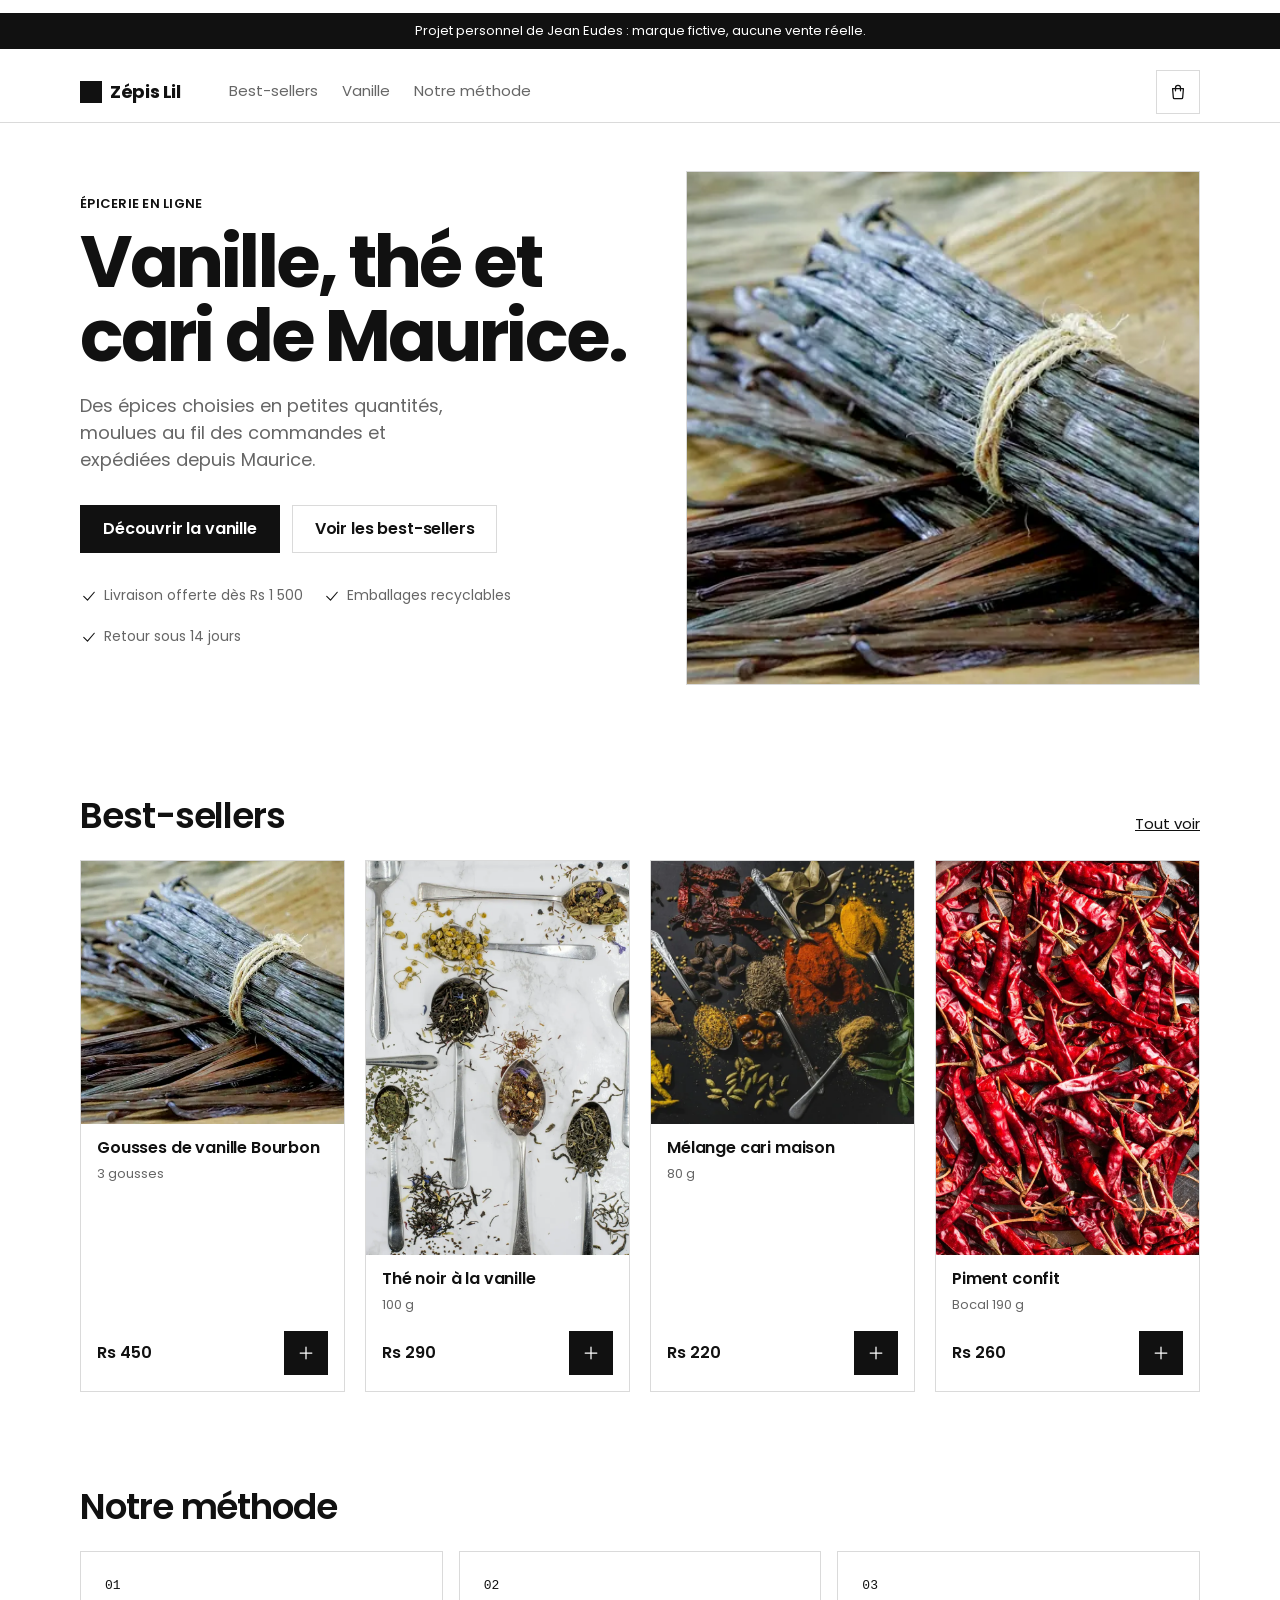
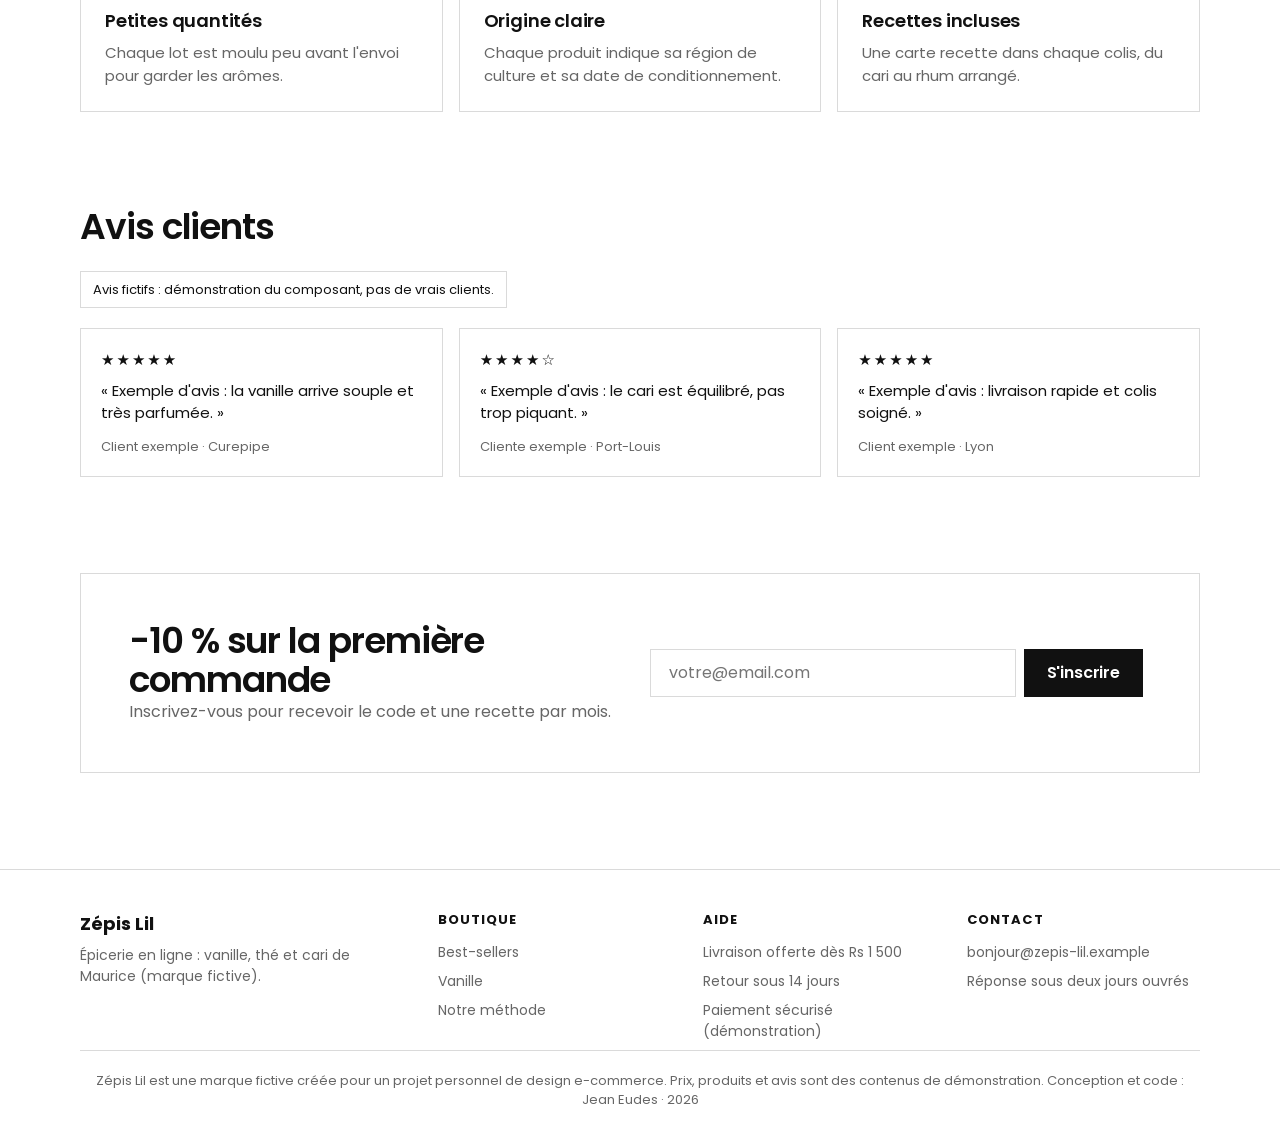
<file: index.html>
<!doctype html><html lang="fr" data-theme="light"><head>
<meta charset="utf-8">
<meta name="viewport" content="width=device-width, initial-scale=1, viewport-fit=cover">
<link rel="preconnect" href="https://fonts.googleapis.com">
<link rel="preconnect" href="https://fonts.gstatic.com" crossorigin>
<link rel="stylesheet" href="https://fonts.googleapis.com/css2?family=Poppins:wght@400;500;600&display=swap">
<link rel="stylesheet" href="css/tokens.css">
<link rel="stylesheet" href="css/style.css">
<link rel="icon" href="data:image/svg+xml,%3Csvg xmlns='http://www.w3.org/2000/svg' viewBox='0 0 32 32'%3E%3Ccircle cx='16' cy='16' r='14' fill='%23FF915E'/%3E%3C/svg%3E">
<title>Zépis Lil · Épices et vanille de Maurice (concept)</title>
<meta name="description" content="Concept de boutique en ligne pour une marque fictive d'épices mauriciennes : vanille Bourbon, thé, cari. Projet personnel de design e-commerce.">
</head><body>
<a class="skip" href="#main">Aller au contenu</a>
<p class="concept">Projet personnel de Jean Eudes : marque fictive, aucune vente réelle.</p>
<header class="nav"><div class="glass"><div class="wrap nav-in">
  <a class="logo" href="index.html"><i aria-hidden="true"></i>Zépis Lil</a>
  <nav class="nav-links" aria-label="Principale"><a href="index.html#best">Best-sellers</a><a href="produit.html?p=vanille">Vanille</a><a href="index.html#pourquoi">Notre méthode</a></nav>
  <div class="nav-act">
    <button class="icon-btn press" data-open-cart aria-label="Ouvrir le panier"><svg viewBox="0 0 24 24" fill="none" stroke="currentColor" stroke-width="1.5" stroke-linecap="round" stroke-linejoin="round" aria-hidden="true"><path d="M5.5 8H18.5L17.6 18.8A1.3 1.3 0 0 1 16.3 20H7.7A1.3 1.3 0 0 1 6.4 18.8Z"/><path d="M9 10.5V7A3 3 0 0 1 15 7V10.5"/></svg><span class="badge" data-count hidden>0</span></button>
  </div>
</div></div></header>
<main id="main">
<section class="hero"><div class="wrap hero-grid">
  <div>
    <p class="eyebrow">Épicerie en ligne</p>
    <h1>Vanille, thé et cari de Maurice.</h1>
    <p class="lead">Des épices choisies en petites quantités, moulues au fil des commandes et expédiées depuis Maurice.</p>
    <div class="hero-cta"><a class="btn btn-action press" href="produit.html?p=vanille">Découvrir la vanille</a><a class="btn btn-ghost press" href="#best">Voir les best-sellers</a></div>
    <ul class="trust"><li><svg viewBox="0 0 24 24" fill="none" stroke="currentColor" stroke-width="1.5" stroke-linecap="round" stroke-linejoin="round" aria-hidden="true"><path d="M5 12.6L10 17.4L19 7"/></svg>Livraison offerte dès Rs 1 500</li><li><svg viewBox="0 0 24 24" fill="none" stroke="currentColor" stroke-width="1.5" stroke-linecap="round" stroke-linejoin="round" aria-hidden="true"><path d="M5 12.6L10 17.4L19 7"/></svg>Emballages recyclables</li><li><svg viewBox="0 0 24 24" fill="none" stroke="currentColor" stroke-width="1.5" stroke-linecap="round" stroke-linejoin="round" aria-hidden="true"><path d="M5 12.6L10 17.4L19 7"/></svg>Retour sous 14 jours</li></ul>
  </div>
  <div class="hero-art"><img class="ph" src="img/vanille/vanille-sidath-vimukthi.webp" alt="Gousses de vanille de Maurice liées en botte"></div>
</div></section>

<section id="best"><div class="wrap">
  <div class="sec-head"><h2>Best-sellers</h2><a href="produit.html?p=vanille">Tout voir</a></div>
  <div class="grid" id="grid"></div>
</div></section>

<section id="pourquoi"><div class="wrap">
  <div class="sec-head"><h2>Notre méthode</h2></div>
  <div class="why">
    <div><span class="n">01</span><h3>Petites quantités</h3><p>Chaque lot est moulu peu avant l'envoi pour garder les arômes.</p></div>
    <div><span class="n">02</span><h3>Origine claire</h3><p>Chaque produit indique sa région de culture et sa date de conditionnement.</p></div>
    <div><span class="n">03</span><h3>Recettes incluses</h3><p>Une carte recette dans chaque colis, du cari au rhum arrangé.</p></div>
  </div>
</div></section>

<section><div class="wrap">
  <div class="sec-head"><h2>Avis clients</h2></div>
  <p class="demo-note">Avis fictifs : démonstration du composant, pas de vrais clients.</p>
  <div class="reviews">
    <figure class="review"><div class="stars" aria-label="5 sur 5">★★★★★</div><blockquote>« Exemple d'avis : la vanille arrive souple et très parfumée. »</blockquote><figcaption>Client exemple · Curepipe</figcaption></figure>
    <figure class="review"><div class="stars" aria-label="4 sur 5">★★★★☆</div><blockquote>« Exemple d'avis : le cari est équilibré, pas trop piquant. »</blockquote><figcaption>Cliente exemple · Port-Louis</figcaption></figure>
    <figure class="review"><div class="stars" aria-label="5 sur 5">★★★★★</div><blockquote>« Exemple d'avis : livraison rapide et colis soigné. »</blockquote><figcaption>Client exemple · Lyon</figcaption></figure>
  </div>
</div></section>

<section><div class="wrap">
  <div class="news">
    <div><h2>-10 % sur la première commande</h2><p>Inscrivez-vous pour recevoir le code et une recette par mois.</p></div>
    <form id="news"><label class="sr-only" for="email">Adresse e-mail</label><input id="email" type="email" required placeholder="votre@email.com" autocomplete="email"><button class="btn btn-action press">S'inscrire</button><p class="msg" aria-live="polite"></p></form>
  </div>
</div></section>
</main>
<footer class="pied"><div class="wrap">
  <div class="pied-grille">
    <div>
      <p class="pied-marque">Zépis Lil</p>
      <p>Épicerie en ligne : vanille, thé et cari de Maurice (marque fictive).</p>
    </div>
    <div>
      <h3>Boutique</h3>
      <ul><li><a href="index.html#best">Best-sellers</a></li><li><a href="produit.html?p=vanille">Vanille</a></li><li><a href="index.html#pourquoi">Notre méthode</a></li></ul>
    </div>
    <div>
      <h3>Aide</h3>
      <ul><li>Livraison offerte dès Rs 1 500</li><li>Retour sous 14 jours</li><li>Paiement sécurisé (démonstration)</li></ul>
    </div>
    <div>
      <h3>Contact</h3>
      <p><a href="mailto:bonjour@zepis-lil.example">bonjour@zepis-lil.example</a></p>
      <p>Réponse sous deux jours ouvrés</p>
    </div>
  </div>
  <p class="pied-bas">Zépis Lil est une marque fictive créée pour un projet personnel de design e-commerce. Prix, produits et avis sont des contenus de démonstration. Conception et code : Jean Eudes · 2026</p>
</div></footer>
<div class="scrim" aria-hidden="true"></div>
<aside class="drawer" role="dialog" aria-modal="true" aria-labelledby="cart-title">
  <header><h2 id="cart-title">Panier</h2><button class="icon-btn press" data-close aria-label="Fermer le panier"><svg viewBox="0 0 24 24" fill="none" stroke="currentColor" stroke-width="1.5" stroke-linecap="round" stroke-linejoin="round" aria-hidden="true"><path d="M6.5 6.5L17.5 17.5M17.5 6.5L6.5 17.5"/></svg></button></header>
  <ul class="items" id="cart-items"></ul>
  <footer class="sum">
    <div class="progress" aria-hidden="true"><i id="bar"></i></div>
    <p class="hint" id="hint" aria-live="polite"></p>
    <div class="r" style="margin-top:12px"><span>Sous-total</span><span id="sub">Rs 0</span></div>
    <div class="r"><span>Livraison</span><span id="ship">Rs 0</span></div>
    <div class="r total"><span>Total</span><span id="total">Rs 0</span></div>
    <button class="btn btn-action btn-block press" id="checkout">Passer commande</button>
    <ol class="steps" aria-label="Étapes"><li aria-current="step">1. Panier</li><li>2. Livraison</li><li>3. Paiement</li></ol>
  </footer>
</aside>
<div class="toast" role="status" aria-live="polite"></div>
<script src="js/app.js" defer></script>
</body></html>
</file>
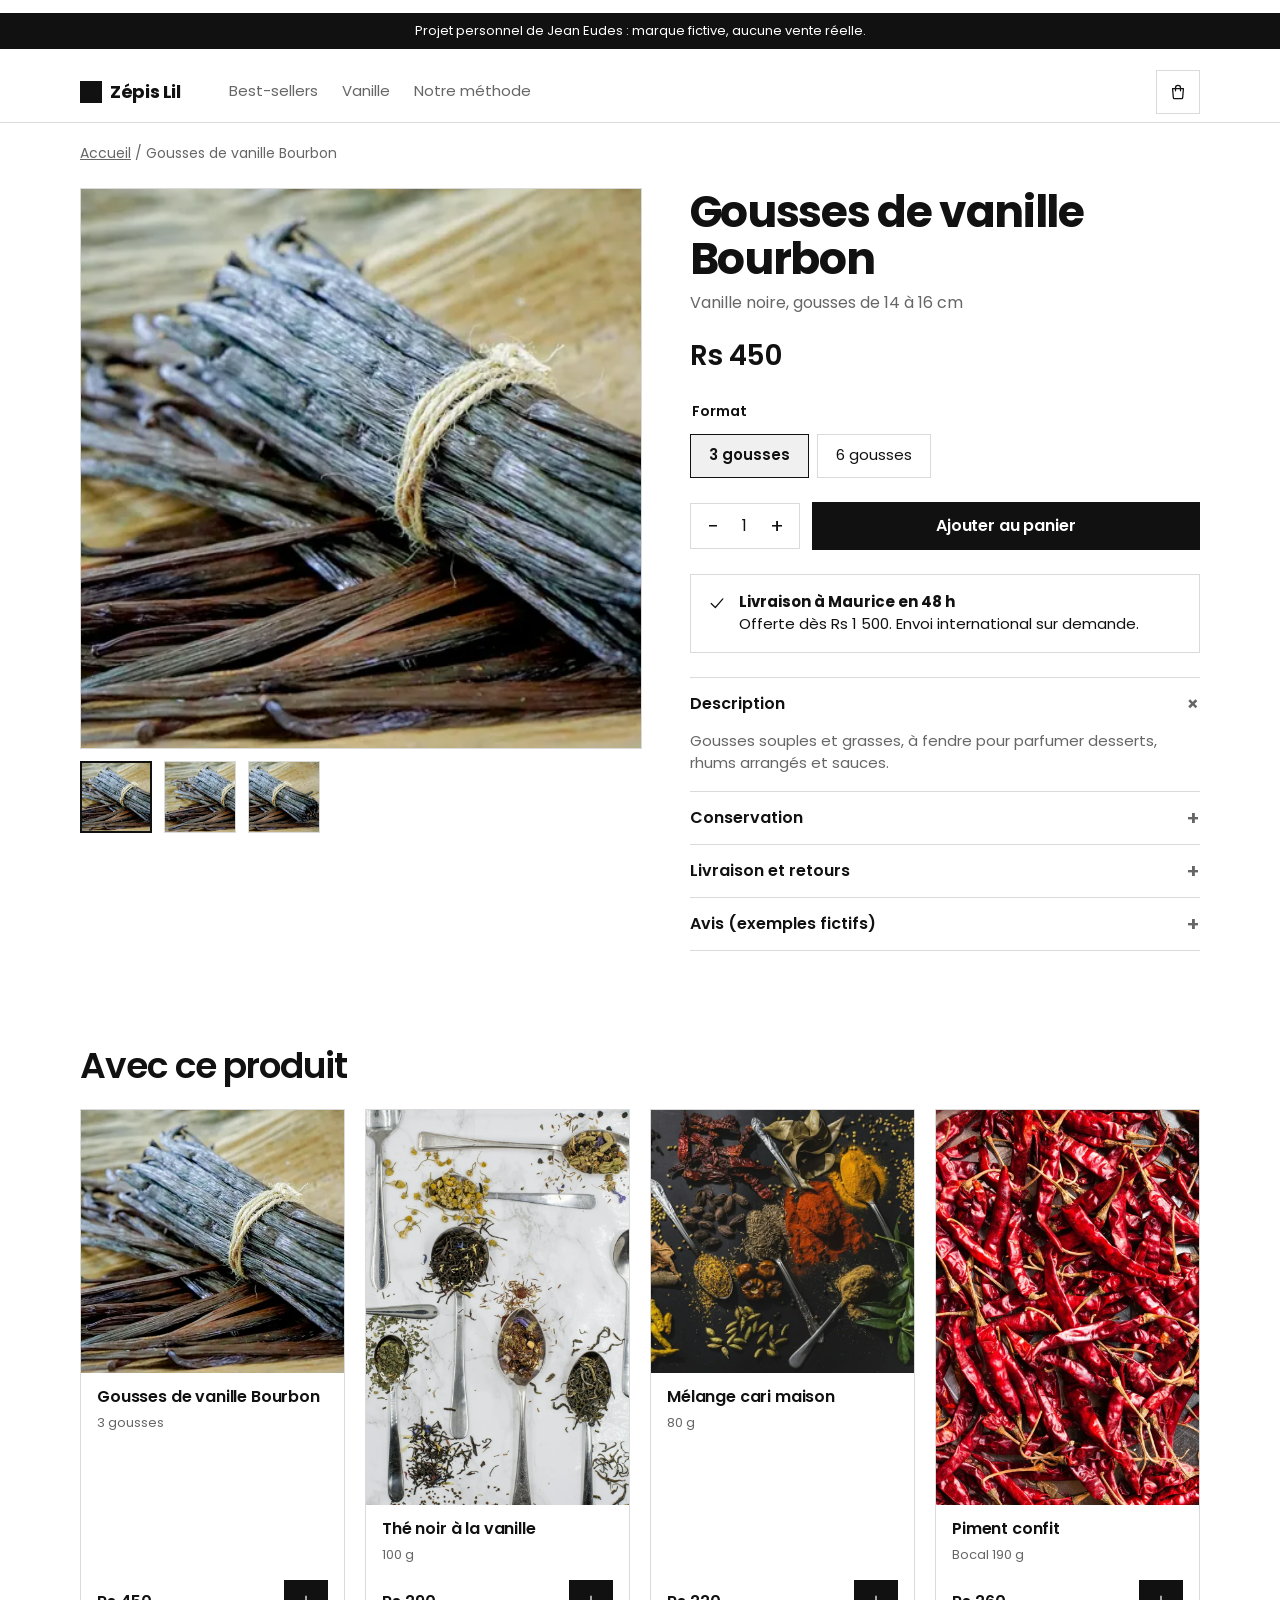
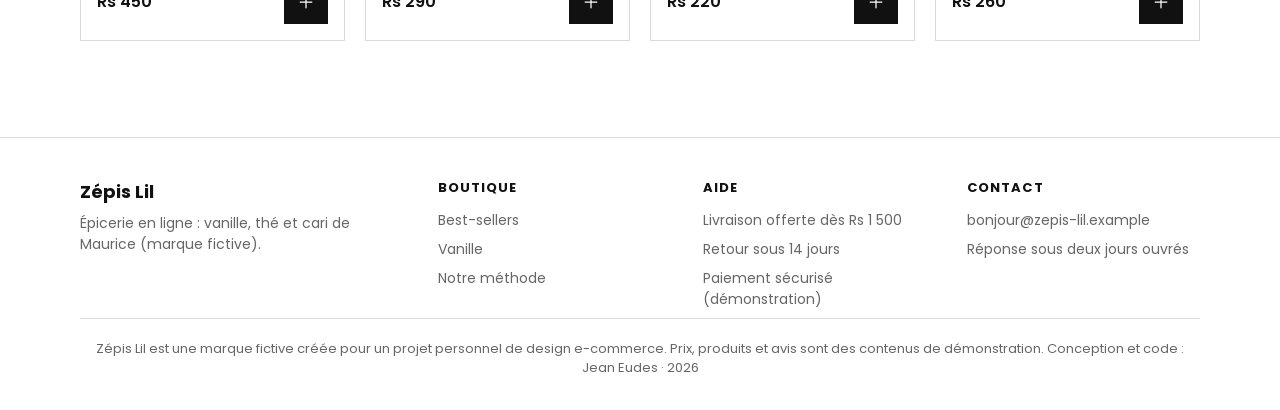
<file: produit.html>
<!doctype html><html lang="fr" data-theme="light"><head>
<meta charset="utf-8">
<meta name="viewport" content="width=device-width, initial-scale=1, viewport-fit=cover">
<link rel="preconnect" href="https://fonts.googleapis.com">
<link rel="preconnect" href="https://fonts.gstatic.com" crossorigin>
<link rel="stylesheet" href="https://fonts.googleapis.com/css2?family=Poppins:wght@400;500;600&display=swap">
<link rel="stylesheet" href="css/tokens.css">
<link rel="stylesheet" href="css/style.css">
<link rel="icon" href="data:image/svg+xml,%3Csvg xmlns='http://www.w3.org/2000/svg' viewBox='0 0 32 32'%3E%3Ccircle cx='16' cy='16' r='14' fill='%23FF915E'/%3E%3C/svg%3E">
<title>Gousses de vanille Bourbon · Zépis Lil (concept)</title>
<meta name="description" content="Fiche produit concept : gousses de vanille Bourbon de Maurice. Projet personnel de design e-commerce, marque fictive.">
</head><body>
<a class="skip" href="#main">Aller au contenu</a>
<p class="concept">Projet personnel de Jean Eudes : marque fictive, aucune vente réelle.</p>
<header class="nav"><div class="glass"><div class="wrap nav-in">
  <a class="logo" href="index.html"><i aria-hidden="true"></i>Zépis Lil</a>
  <nav class="nav-links" aria-label="Principale"><a href="index.html#best">Best-sellers</a><a href="produit.html?p=vanille">Vanille</a><a href="index.html#pourquoi">Notre méthode</a></nav>
  <div class="nav-act">
    <button class="icon-btn press" data-open-cart aria-label="Ouvrir le panier"><svg viewBox="0 0 24 24" fill="none" stroke="currentColor" stroke-width="1.5" stroke-linecap="round" stroke-linejoin="round" aria-hidden="true"><path d="M5.5 8H18.5L17.6 18.8A1.3 1.3 0 0 1 16.3 20H7.7A1.3 1.3 0 0 1 6.4 18.8Z"/><path d="M9 10.5V7A3 3 0 0 1 15 7V10.5"/></svg><span class="badge" data-count hidden>0</span></button>
  </div>
</div></div></header>
<main id="main"><div class="wrap">
  <nav class="crumbs" aria-label="Fil d'Ariane"><a href="index.html">Accueil</a> / <span data-crumb>Produit</span></nav>
  <div class="pdp" id="pdp">
    <div><div class="gallery-main"></div><div class="thumbs" aria-label="Vues du produit"></div></div>
    <div>
      <h1 data-name>Gousses de vanille Bourbon</h1>
      <p class="sub" data-meta></p>
      <p class="price-lg" data-price>Rs 450</p>
      <fieldset><legend>Format</legend><div class="seg"></div></fieldset>
      <div class="buy">
        <div class="qty" role="group" aria-label="Quantité"><button data-step="-1" aria-label="Retirer un">−</button><output aria-live="polite">1</output><button data-step="1" aria-label="Ajouter un">+</button></div>
        <button class="btn btn-action press" data-buy>Ajouter au panier</button>
      </div>
      <div class="ship"><svg viewBox="0 0 24 24" fill="none" stroke="currentColor" stroke-width="1.5" stroke-linecap="round" stroke-linejoin="round" aria-hidden="true"><path d="M5 12.6L10 17.4L19 7"/></svg><div><strong>Livraison à Maurice en 48 h</strong><br>Offerte dès Rs 1 500. Envoi international sur demande.</div></div>
      <div class="info">
        <details open><summary>Description</summary><p data-desc></p></details>
        <details><summary>Conservation</summary><p>À l'abri de la lumière, dans un bocal fermé, hors du réfrigérateur.</p></details>
        <details><summary>Livraison et retours</summary><p>Expédition sous 24 h ouvrées. Retour possible sous 14 jours si le produit n'est pas ouvert.</p></details>
        <details><summary>Avis (exemples fictifs)</summary><p>★★★★★ « Exemple d'avis pour la démonstration du composant. » · Client exemple</p></details>
      </div>
    </div>
  </div>
  <section><div class="sec-head"><h2>Avec ce produit</h2></div><div class="grid" id="grid"></div></section>
</div></main>
<div class="sticky-buy glass"><span class="price" data-price>Rs 450</span><button class="btn btn-action press" data-buy>Ajouter au panier</button></div>
<footer class="pied"><div class="wrap">
  <div class="pied-grille">
    <div>
      <p class="pied-marque">Zépis Lil</p>
      <p>Épicerie en ligne : vanille, thé et cari de Maurice (marque fictive).</p>
    </div>
    <div>
      <h3>Boutique</h3>
      <ul><li><a href="index.html#best">Best-sellers</a></li><li><a href="produit.html?p=vanille">Vanille</a></li><li><a href="index.html#pourquoi">Notre méthode</a></li></ul>
    </div>
    <div>
      <h3>Aide</h3>
      <ul><li>Livraison offerte dès Rs 1 500</li><li>Retour sous 14 jours</li><li>Paiement sécurisé (démonstration)</li></ul>
    </div>
    <div>
      <h3>Contact</h3>
      <p><a href="mailto:bonjour@zepis-lil.example">bonjour@zepis-lil.example</a></p>
      <p>Réponse sous deux jours ouvrés</p>
    </div>
  </div>
  <p class="pied-bas">Zépis Lil est une marque fictive créée pour un projet personnel de design e-commerce. Prix, produits et avis sont des contenus de démonstration. Conception et code : Jean Eudes · 2026</p>
</div></footer>
<div class="scrim" aria-hidden="true"></div>
<aside class="drawer" role="dialog" aria-modal="true" aria-labelledby="cart-title">
  <header><h2 id="cart-title">Panier</h2><button class="icon-btn press" data-close aria-label="Fermer le panier"><svg viewBox="0 0 24 24" fill="none" stroke="currentColor" stroke-width="1.5" stroke-linecap="round" stroke-linejoin="round" aria-hidden="true"><path d="M6.5 6.5L17.5 17.5M17.5 6.5L6.5 17.5"/></svg></button></header>
  <ul class="items" id="cart-items"></ul>
  <footer class="sum">
    <div class="progress" aria-hidden="true"><i id="bar"></i></div>
    <p class="hint" id="hint" aria-live="polite"></p>
    <div class="r" style="margin-top:12px"><span>Sous-total</span><span id="sub">Rs 0</span></div>
    <div class="r"><span>Livraison</span><span id="ship">Rs 0</span></div>
    <div class="r total"><span>Total</span><span id="total">Rs 0</span></div>
    <button class="btn btn-action btn-block press" id="checkout">Passer commande</button>
    <ol class="steps" aria-label="Étapes"><li aria-current="step">1. Panier</li><li>2. Livraison</li><li>3. Paiement</li></ol>
  </footer>
</aside>
<div class="toast" role="status" aria-live="polite"></div>
<script src="js/app.js" defer></script>
</body></html>
</file>
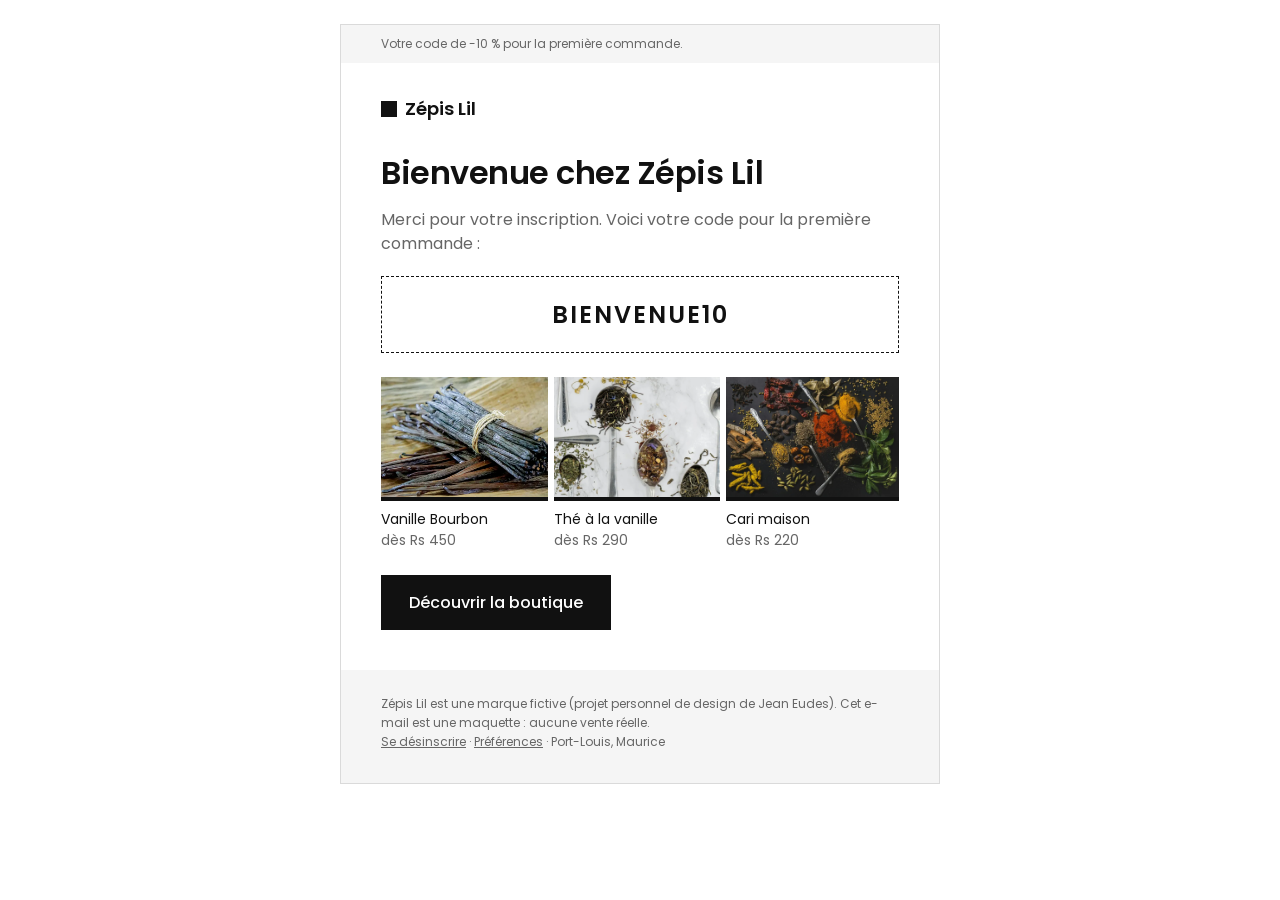
<file: emails/1-bienvenue.html>
<!doctype html>
<html lang="fr">
<head>
<meta charset="utf-8">
<meta name="viewport" content="width=device-width, initial-scale=1">
<meta name="x-apple-disable-message-reformatting">
<title>Bienvenue chez Zépis Lil</title>
<link href="https://fonts.googleapis.com/css2?family=Poppins:wght@400;500;600&display=swap" rel="stylesheet">
<style>
  body { margin:0; padding:0; background:#FFFFFF; }
  a { color:#111111; }
  @media (max-width: 620px) {
    .wrap { width:100% !important; }
    .px { padding-left:20px !important; padding-right:20px !important; }
    .h1 { font-size:26px !important; }
    .stack { display:block !important; width:100% !important; padding:0 0 12px 0 !important; }
  }
</style>
</head>
<body style="margin:0;padding:0;background:#FFFFFF;">
<div style="display:none;max-height:0;overflow:hidden;">Votre code de -10 % pour la première commande.</div>
<table role="presentation" width="100%" cellpadding="0" cellspacing="0" border="0" style="background:#FFFFFF;">
<tr><td align="center" style="padding:24px 0;">
<table role="presentation" class="wrap" width="600" cellpadding="0" cellspacing="0" border="0" style="width:600px;border:1px solid #DADADA;background:#FFFFFF;">
  <tr><td class="px" style="padding:10px 40px;background:#F5F5F5;font-family:Poppins, Arial, Helvetica, sans-serif;font-size:12px;line-height:18px;color:#666666;">Votre code de -10 % pour la première commande.</td></tr>
  <tr><td class="px" style="padding:32px 40px 8px 40px;font-family:Poppins, Arial, Helvetica, sans-serif;font-size:18px;font-weight:600;color:#111111;">
    <span style="display:inline-block;width:16px;height:16px;background:#111111;vertical-align:-2px;"></span>&nbsp; Zépis Lil
  </td></tr>
  <tr><td class="px" style="padding:24px 40px 40px 40px;font-family:Poppins, Arial, Helvetica, sans-serif;color:#111111;">
<h1 class="h1" style="margin:0 0 16px 0;font-family:Poppins, Arial, Helvetica, sans-serif;font-size:32px;line-height:38px;font-weight:600;letter-spacing:-0.5px;color:#111111;">Bienvenue chez Zépis Lil</h1>
<p style="margin:0 0 20px 0;font-family:Poppins, Arial, Helvetica, sans-serif;font-size:16px;line-height:24px;color:#666666;">Merci pour votre inscription. Voici votre code pour la première commande :</p>
<table role="presentation" width="100%" cellpadding="0" cellspacing="0" border="0" style="margin:0 0 24px 0;"><tr><td align="center" style="padding:20px;border:1px dashed #111111;font-family:Poppins, Arial, Helvetica, sans-serif;font-size:24px;font-weight:600;letter-spacing:2px;color:#111111;">BIENVENUE10</td></tr></table>
<table role="presentation" width="100%" cellpadding="0" cellspacing="0" border="0" style="margin:0 0 24px 0;"><tr>
<td class="stack" width="33%" valign="top" style="padding:0 6px 0 0;"><img src="https://ajeaneudesc-blip.github.io/zepis-lil-concept/img/vanille/vanille-sidath-vimukthi.webp" width="100%" height="120" alt="Vanille Bourbon" style="display:block;width:100%;height:120px;object-fit:cover;border-bottom:4px solid #111111;"><p style="margin:8px 0 0 0;font-family:Poppins, Arial, Helvetica, sans-serif;font-size:14px;color:#111111;">Vanille Bourbon<br><span style="color:#666666;">dès Rs 450</span></p></td>
<td class="stack" width="33%" valign="top" style="padding:0 6px 0 0;"><img src="https://ajeaneudesc-blip.github.io/zepis-lil-concept/img/the/the-alice-pasqual.webp" width="100%" height="120" alt="Thé à la vanille" style="display:block;width:100%;height:120px;object-fit:cover;border-bottom:4px solid #111111;"><p style="margin:8px 0 0 0;font-family:Poppins, Arial, Helvetica, sans-serif;font-size:14px;color:#111111;">Thé à la vanille<br><span style="color:#666666;">dès Rs 290</span></p></td>
<td class="stack" width="33%" valign="top" style="padding:0 0px 0 0;"><img src="https://ajeaneudesc-blip.github.io/zepis-lil-concept/img/cari/cari-anju-ravindranath.webp" width="100%" height="120" alt="Cari maison" style="display:block;width:100%;height:120px;object-fit:cover;border-bottom:4px solid #111111;"><p style="margin:8px 0 0 0;font-family:Poppins, Arial, Helvetica, sans-serif;font-size:14px;color:#111111;">Cari maison<br><span style="color:#666666;">dès Rs 220</span></p></td>
</tr></table>
<table role="presentation" cellpadding="0" cellspacing="0" border="0" style="margin-top:8px;"><tr>
<td style="background:#111111;"><a href="https://ajeaneudesc-blip.github.io/zepis-lil-concept/" style="display:inline-block;padding:15px 28px;font-family:Poppins, Arial, Helvetica, sans-serif;font-size:16px;font-weight:500;color:#FFFFFF;text-decoration:none;">Découvrir la boutique</a></td>
</tr></table>
  </td></tr>
  <tr><td class="px" style="padding:24px 40px 32px 40px;background:#F5F5F5;font-family:Poppins, Arial, Helvetica, sans-serif;font-size:12px;line-height:19px;color:#666666;">
    Zépis Lil est une marque fictive (projet personnel de design de Jean Eudes). Cet e-mail est une maquette : aucune vente réelle.<br>
    <a href="#" style="color:#666666;">Se désinscrire</a> · <a href="#" style="color:#666666;">Préférences</a> · Port-Louis, Maurice
  </td></tr>
</table>
</td></tr>
</table>
</body>
</html>
</file>
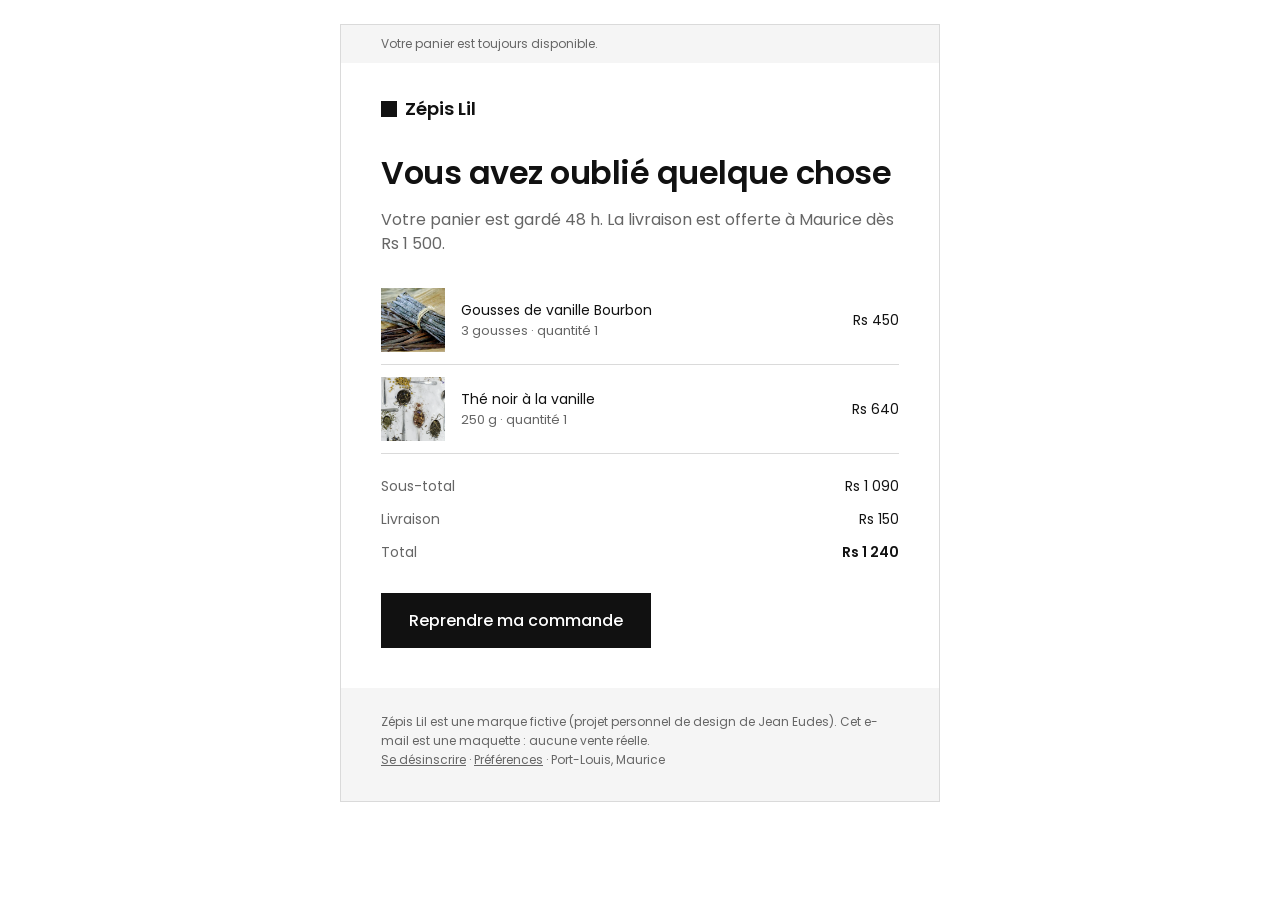
<file: emails/2-panier-abandonne.html>
<!doctype html>
<html lang="fr">
<head>
<meta charset="utf-8">
<meta name="viewport" content="width=device-width, initial-scale=1">
<meta name="x-apple-disable-message-reformatting">
<title>Votre panier vous attend</title>
<link href="https://fonts.googleapis.com/css2?family=Poppins:wght@400;500;600&display=swap" rel="stylesheet">
<style>
  body { margin:0; padding:0; background:#FFFFFF; }
  a { color:#111111; }
  @media (max-width: 620px) {
    .wrap { width:100% !important; }
    .px { padding-left:20px !important; padding-right:20px !important; }
    .h1 { font-size:26px !important; }
    .stack { display:block !important; width:100% !important; padding:0 0 12px 0 !important; }
  }
</style>
</head>
<body style="margin:0;padding:0;background:#FFFFFF;">
<div style="display:none;max-height:0;overflow:hidden;">Votre panier est toujours disponible.</div>
<table role="presentation" width="100%" cellpadding="0" cellspacing="0" border="0" style="background:#FFFFFF;">
<tr><td align="center" style="padding:24px 0;">
<table role="presentation" class="wrap" width="600" cellpadding="0" cellspacing="0" border="0" style="width:600px;border:1px solid #DADADA;background:#FFFFFF;">
  <tr><td class="px" style="padding:10px 40px;background:#F5F5F5;font-family:Poppins, Arial, Helvetica, sans-serif;font-size:12px;line-height:18px;color:#666666;">Votre panier est toujours disponible.</td></tr>
  <tr><td class="px" style="padding:32px 40px 8px 40px;font-family:Poppins, Arial, Helvetica, sans-serif;font-size:18px;font-weight:600;color:#111111;">
    <span style="display:inline-block;width:16px;height:16px;background:#111111;vertical-align:-2px;"></span>&nbsp; Zépis Lil
  </td></tr>
  <tr><td class="px" style="padding:24px 40px 40px 40px;font-family:Poppins, Arial, Helvetica, sans-serif;color:#111111;">
<h1 class="h1" style="margin:0 0 16px 0;font-family:Poppins, Arial, Helvetica, sans-serif;font-size:32px;line-height:38px;font-weight:600;letter-spacing:-0.5px;color:#111111;">Vous avez oublié quelque chose</h1>
<p style="margin:0 0 20px 0;font-family:Poppins, Arial, Helvetica, sans-serif;font-size:16px;line-height:24px;color:#666666;">Votre panier est gardé 48 h. La livraison est offerte à Maurice dès Rs 1 500.</p>
<table role="presentation" width="100%" cellpadding="0" cellspacing="0" border="0" style="margin:0 0 16px 0;">
<tr>
<td width="64" style="padding:12px 0;border-bottom:1px solid #DADADA;"><img src="https://ajeaneudesc-blip.github.io/zepis-lil-concept/img/vanille/vanille-sidath-vimukthi.webp" width="64" height="64" alt="Gousses de vanille Bourbon" style="display:block;width:64px;height:64px;object-fit:cover;"></td>
<td style="padding:12px 16px;border-bottom:1px solid #DADADA;font-family:Poppins, Arial, Helvetica, sans-serif;font-size:14px;line-height:20px;color:#111111;">Gousses de vanille Bourbon<br><span style="color:#666666;font-size:13px;">3 gousses · quantité 1</span></td>
<td align="right" style="padding:12px 0;white-space:nowrap;border-bottom:1px solid #DADADA;font-family:Poppins, Arial, Helvetica, sans-serif;font-size:14px;color:#111111;">Rs 450</td>
</tr>
<tr>
<td width="64" style="padding:12px 0;border-bottom:1px solid #DADADA;"><img src="https://ajeaneudesc-blip.github.io/zepis-lil-concept/img/the/the-alice-pasqual.webp" width="64" height="64" alt="Thé noir à la vanille" style="display:block;width:64px;height:64px;object-fit:cover;"></td>
<td style="padding:12px 16px;border-bottom:1px solid #DADADA;font-family:Poppins, Arial, Helvetica, sans-serif;font-size:14px;line-height:20px;color:#111111;">Thé noir à la vanille<br><span style="color:#666666;font-size:13px;">250 g · quantité 1</span></td>
<td align="right" style="padding:12px 0;white-space:nowrap;border-bottom:1px solid #DADADA;font-family:Poppins, Arial, Helvetica, sans-serif;font-size:14px;color:#111111;">Rs 640</td>
</tr>
</table>
<table role="presentation" width="100%" cellpadding="0" cellspacing="0" border="0" style="margin:0 0 24px 0;">
<tr><td style="padding:6px 0;font-family:Poppins, Arial, Helvetica, sans-serif;font-size:14px;color:#666666;">Sous-total</td><td align="right" style="padding:6px 0;white-space:nowrap;font-family:Poppins, Arial, Helvetica, sans-serif;font-size:14px;font-weight:400;color:#111111;">Rs 1 090</td></tr>
<tr><td style="padding:6px 0;font-family:Poppins, Arial, Helvetica, sans-serif;font-size:14px;color:#666666;">Livraison</td><td align="right" style="padding:6px 0;white-space:nowrap;font-family:Poppins, Arial, Helvetica, sans-serif;font-size:14px;font-weight:400;color:#111111;">Rs 150</td></tr>
<tr><td style="padding:6px 0;font-family:Poppins, Arial, Helvetica, sans-serif;font-size:14px;color:#666666;">Total</td><td align="right" style="padding:6px 0;white-space:nowrap;font-family:Poppins, Arial, Helvetica, sans-serif;font-size:14px;font-weight:600;color:#111111;">Rs 1 240</td></tr>
</table>
<table role="presentation" cellpadding="0" cellspacing="0" border="0" style="margin-top:8px;"><tr>
<td style="background:#111111;"><a href="https://ajeaneudesc-blip.github.io/zepis-lil-concept/" style="display:inline-block;padding:15px 28px;font-family:Poppins, Arial, Helvetica, sans-serif;font-size:16px;font-weight:500;color:#FFFFFF;text-decoration:none;">Reprendre ma commande</a></td>
</tr></table>
  </td></tr>
  <tr><td class="px" style="padding:24px 40px 32px 40px;background:#F5F5F5;font-family:Poppins, Arial, Helvetica, sans-serif;font-size:12px;line-height:19px;color:#666666;">
    Zépis Lil est une marque fictive (projet personnel de design de Jean Eudes). Cet e-mail est une maquette : aucune vente réelle.<br>
    <a href="#" style="color:#666666;">Se désinscrire</a> · <a href="#" style="color:#666666;">Préférences</a> · Port-Louis, Maurice
  </td></tr>
</table>
</td></tr>
</table>
</body>
</html>
</file>
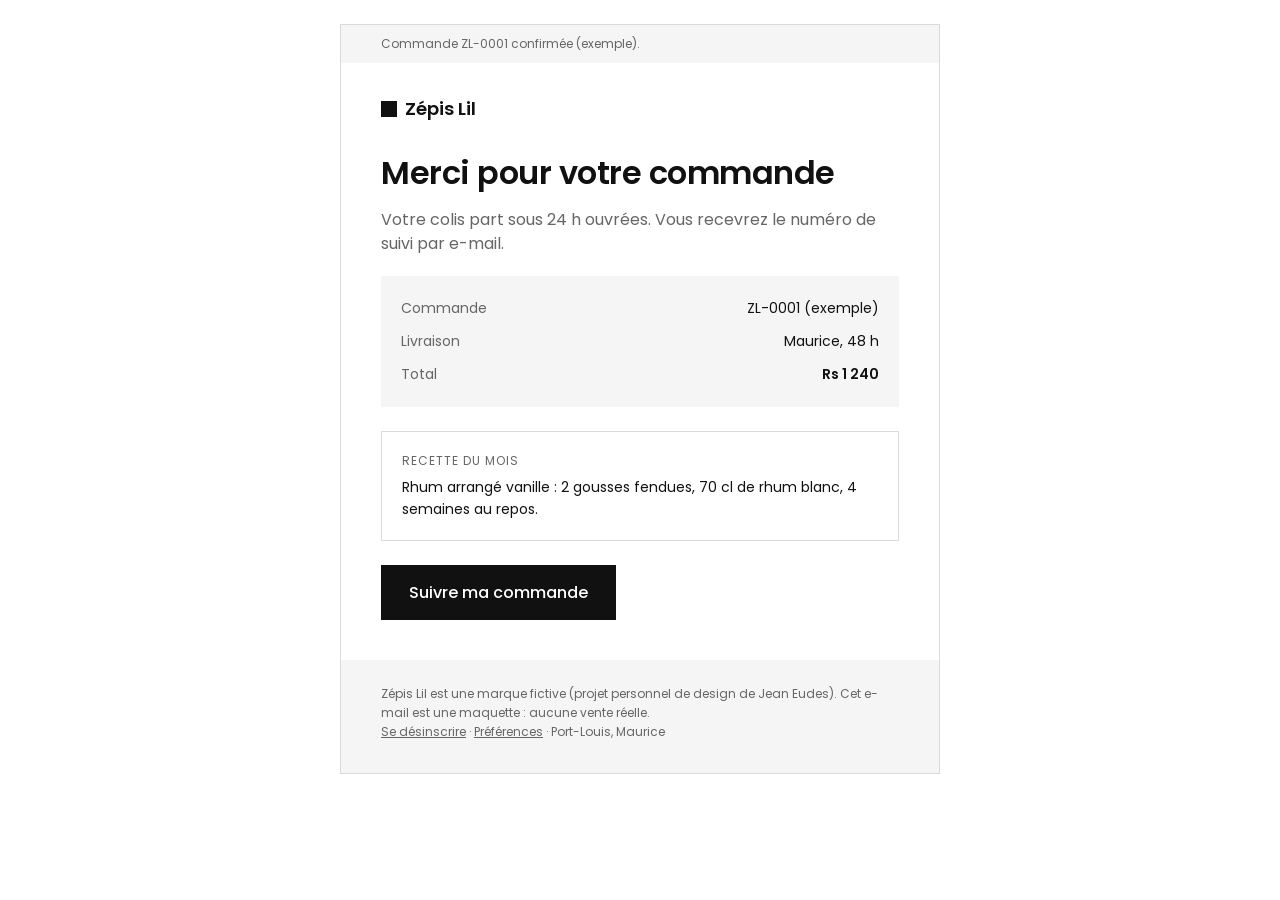
<file: emails/3-apres-achat.html>
<!doctype html>
<html lang="fr">
<head>
<meta charset="utf-8">
<meta name="viewport" content="width=device-width, initial-scale=1">
<meta name="x-apple-disable-message-reformatting">
<title>Merci pour votre commande</title>
<link href="https://fonts.googleapis.com/css2?family=Poppins:wght@400;500;600&display=swap" rel="stylesheet">
<style>
  body { margin:0; padding:0; background:#FFFFFF; }
  a { color:#111111; }
  @media (max-width: 620px) {
    .wrap { width:100% !important; }
    .px { padding-left:20px !important; padding-right:20px !important; }
    .h1 { font-size:26px !important; }
    .stack { display:block !important; width:100% !important; padding:0 0 12px 0 !important; }
  }
</style>
</head>
<body style="margin:0;padding:0;background:#FFFFFF;">
<div style="display:none;max-height:0;overflow:hidden;">Commande ZL-0001 confirmée (exemple).</div>
<table role="presentation" width="100%" cellpadding="0" cellspacing="0" border="0" style="background:#FFFFFF;">
<tr><td align="center" style="padding:24px 0;">
<table role="presentation" class="wrap" width="600" cellpadding="0" cellspacing="0" border="0" style="width:600px;border:1px solid #DADADA;background:#FFFFFF;">
  <tr><td class="px" style="padding:10px 40px;background:#F5F5F5;font-family:Poppins, Arial, Helvetica, sans-serif;font-size:12px;line-height:18px;color:#666666;">Commande ZL-0001 confirmée (exemple).</td></tr>
  <tr><td class="px" style="padding:32px 40px 8px 40px;font-family:Poppins, Arial, Helvetica, sans-serif;font-size:18px;font-weight:600;color:#111111;">
    <span style="display:inline-block;width:16px;height:16px;background:#111111;vertical-align:-2px;"></span>&nbsp; Zépis Lil
  </td></tr>
  <tr><td class="px" style="padding:24px 40px 40px 40px;font-family:Poppins, Arial, Helvetica, sans-serif;color:#111111;">
<h1 class="h1" style="margin:0 0 16px 0;font-family:Poppins, Arial, Helvetica, sans-serif;font-size:32px;line-height:38px;font-weight:600;letter-spacing:-0.5px;color:#111111;">Merci pour votre commande</h1>
<p style="margin:0 0 20px 0;font-family:Poppins, Arial, Helvetica, sans-serif;font-size:16px;line-height:24px;color:#666666;">Votre colis part sous 24 h ouvrées. Vous recevrez le numéro de suivi par e-mail.</p>
<table role="presentation" width="100%" cellpadding="0" cellspacing="0" border="0" style="margin:0 0 24px 0;background:#F5F5F5;"><tr><td style="padding:16px 20px;"><table role="presentation" width="100%" cellpadding="0" cellspacing="0" border="0"><tr><td style="padding:6px 0;font-family:Poppins, Arial, Helvetica, sans-serif;font-size:14px;color:#666666;">Commande</td><td align="right" style="padding:6px 0;white-space:nowrap;font-family:Poppins, Arial, Helvetica, sans-serif;font-size:14px;font-weight:400;color:#111111;">ZL-0001 (exemple)</td></tr>
<tr><td style="padding:6px 0;font-family:Poppins, Arial, Helvetica, sans-serif;font-size:14px;color:#666666;">Livraison</td><td align="right" style="padding:6px 0;white-space:nowrap;font-family:Poppins, Arial, Helvetica, sans-serif;font-size:14px;font-weight:400;color:#111111;">Maurice, 48 h</td></tr>
<tr><td style="padding:6px 0;font-family:Poppins, Arial, Helvetica, sans-serif;font-size:14px;color:#666666;">Total</td><td align="right" style="padding:6px 0;white-space:nowrap;font-family:Poppins, Arial, Helvetica, sans-serif;font-size:14px;font-weight:600;color:#111111;">Rs 1 240</td></tr></table></td></tr></table>
<table role="presentation" width="100%" cellpadding="0" cellspacing="0" border="0" style="margin:0 0 24px 0;border:1px solid #DADADA;"><tr><td style="padding:20px;font-family:Poppins, Arial, Helvetica, sans-serif;"><p style="margin:0 0 6px 0;font-size:12px;letter-spacing:1px;color:#666666;">RECETTE DU MOIS</p><p style="margin:0;font-size:14px;line-height:22px;color:#111111;">Rhum arrangé vanille : 2 gousses fendues, 70 cl de rhum blanc, 4 semaines au repos.</p></td></tr></table>
<table role="presentation" cellpadding="0" cellspacing="0" border="0" style="margin-top:8px;"><tr>
<td style="background:#111111;"><a href="https://ajeaneudesc-blip.github.io/zepis-lil-concept/" style="display:inline-block;padding:15px 28px;font-family:Poppins, Arial, Helvetica, sans-serif;font-size:16px;font-weight:500;color:#FFFFFF;text-decoration:none;">Suivre ma commande</a></td>
</tr></table>
  </td></tr>
  <tr><td class="px" style="padding:24px 40px 32px 40px;background:#F5F5F5;font-family:Poppins, Arial, Helvetica, sans-serif;font-size:12px;line-height:19px;color:#666666;">
    Zépis Lil est une marque fictive (projet personnel de design de Jean Eudes). Cet e-mail est une maquette : aucune vente réelle.<br>
    <a href="#" style="color:#666666;">Se désinscrire</a> · <a href="#" style="color:#666666;">Préférences</a> · Port-Louis, Maurice
  </td></tr>
</table>
</td></tr>
</table>
</body>
</html>
</file>
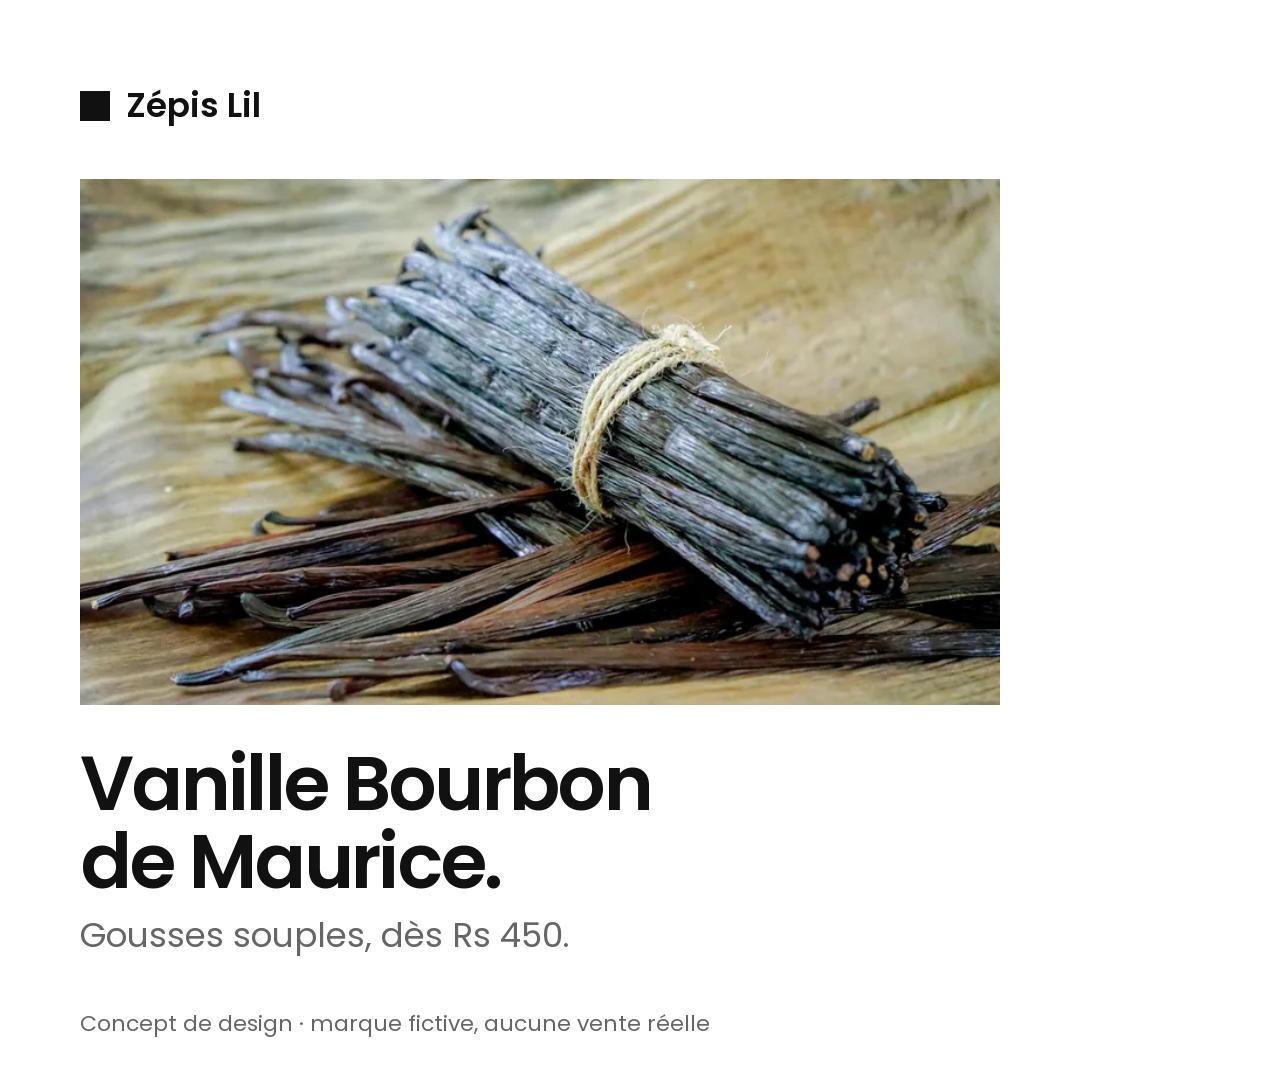
<file: pubs/pub.html>
<!doctype html>
<html lang="fr">
<head>
<meta charset="utf-8">
<title>Pub Zépis Lil (concept)</title>
<link rel="stylesheet" href="https://fonts.googleapis.com/css2?family=Poppins:wght@400;500;600&display=swap">
<style>
  /* Une pub par URL : pub.html?v=produit|offre|recette&f=carre|story
     Format carré 1080×1080, story 1080×1920. Noir et blanc, aucun arrondi. */
  :root { --tx: #111111; --mu: #666666; --bd: #DADADA; --sb: #F5F5F5; --wh: #FFFFFF; }
  * { box-sizing: border-box; margin: 0; }
  html, body { background: var(--wh); }
  body { font-family: Poppins, Arial, sans-serif; color: var(--tx); }
  .ad { width: 1080px; height: 1080px; padding: 80px; display: flex; flex-direction: column; overflow: hidden; position: relative; background: var(--wh); }
  .story { height: 1920px; padding: 120px 80px 200px; }
  .brand { display: flex; align-items: center; gap: 16px; font-size: 34px; font-weight: 600; }
  .brand i { width: 30px; height: 30px; background: var(--tx); }
  .art { background: var(--sb); flex: 1; min-height: 0; margin: 48px 0 40px; display: grid; place-items: center; }
  .art img { width: 100%; height: 100%; }
  .ad:not(.story) { padding-bottom: 120px; }
  .ad:not(.story) h1 { font-size: 76px; }
  .ad:not(.story) .sub { margin-top: 12px; }
  h1 { font-size: 92px; line-height: 1.02; font-weight: 600; letter-spacing: -.035em; }
  .story h1 { font-size: 112px; }
  .sub { font-size: 34px; line-height: 1.4; color: var(--mu); margin-top: 24px; }
  .cta { display: inline-block; margin-top: 40px; background: var(--tx); color: var(--wh); font-size: 32px; font-weight: 500; padding: 26px 44px; align-self: flex-start; }
  .big { font-size: 360px; line-height: .9; font-weight: 600; letter-spacing: -.06em; }
  .story .big { font-size: 440px; }
  .code { display: inline-block; margin-top: 40px; border: 3px dashed var(--tx); padding: 22px 36px; font-size: 40px; font-weight: 600; letter-spacing: .08em; align-self: flex-start; }
  .note { position: absolute; left: 80px; bottom: 40px; font-size: 22px; color: var(--mu); }
  .story .note { bottom: 80px; }
  .grow { flex: 1; }
  .steps { list-style: none; padding: 0; margin-top: 48px; border-top: 2px solid var(--tx); }
  .steps li { display: flex; gap: 32px; font-size: 36px; padding: 26px 0; border-bottom: 1px solid var(--bd); }
  .steps b { font-weight: 600; min-width: 64px; }
</style>
</head>
<body>
<div class="ad" id="ad"></div>
<script>
  const q = new URLSearchParams(location.search);
  const v = q.get("v") || "produit", f = q.get("f") || "carre";
  const ad = document.getElementById("ad");
  if (f === "story") ad.classList.add("story");
  const brand = '<div class="brand"><i></i>Zépis Lil</div>';
  const note = '<p class="note">Concept de design · marque fictive, aucune vente réelle</p>';
  const pod = '<img src="../img/vanille/vanille-sidath-vimukthi.webp" alt="Gousses de vanille" style="width:100%;height:100%;object-fit:cover;">';
  const V = {
    produit: `${brand}<div class="art">${pod}</div><h1>Vanille Bourbon<br>de Maurice.</h1><p class="sub">Gousses souples, dès Rs 450.</p>`,
    offre: `${brand}<div class="grow"></div><p class="big">-10 %</p><h1>sur votre première commande.</h1><span class="code">BIENVENUE10</span><div class="grow"></div>`,
    recette: `${brand}<div class="grow"></div><h1>Une recette dans chaque colis.</h1><ol class="steps"><li><b>01</b>2 gousses de vanille fendues</li><li><b>02</b>70 cl de rhum blanc</li><li><b>03</b>4 semaines au repos</li></ol><span class="cta">Découvrir la vanille</span><div class="grow"></div>`,
  };
  ad.innerHTML = V[v] + note;
</script>
</body>
</html>
</file>
<file: css/tokens.css>
/* ==========================================================================
   design-perso: tokens.css
   Source de vérité des tokens (couleurs, matière, mouvement, formes, texte).
   Clair + sombre automatiques (prefers-color-scheme), forçables avec
   <html data-theme="light|dark">. AUCUNE ombre par défaut : bordures + verre.
   Police : Geist (Google Fonts : family=Geist:wght@100..900&family=Geist+Mono)
   ========================================================================== */

:root {
  color-scheme: light dark;

  /* Marque (palette-couleurs.css) */
  --bleu: #0B5CFF;          /* couleur principale / accent / liens */
  --orange: #FF915E;        /* accent / actions (CTA, mise en avant) */
  --anthracite: #292929;    /* texte fort / fonds sombres de marque */
  --blanc: #FFFFFF;
  --gris-clair: #F3F4F6;

  /* Neutres chauds : clair */
  --bg: #FAF9F5;            /* fond de page */
  --sb: #F5F3EF;            /* barre latérale, zones secondaires */
  --cd: #FFFFFF;            /* cartes, feuilles */
  --hv: #F0EEE8;            /* survol, fond de contrôle */
  --bd: #DDD9D1;            /* bordure fine 1px */
  --tx: #1F1915;            /* texte principal */
  --mu: #77716A;            /* texte secondaire */

  /* Accent */
  --accent: var(--bleu);    /* aplats : boutons, sélection */
  --accent-ink: #FFFFFF;    /* texte sur aplat bleu (contraste 5,3:1) */
  --accent-text: #0B5CFF;   /* liens et texte bleu sur fond clair */
  --accent-soft: #E7EFFF;   /* fond doux bleu */
  --action: var(--orange);
  --action-ink: var(--anthracite); /* texte sur orange (contraste 6,5:1) */

  /* États */
  --ok: #1E6B35;   --ok-bg: #E3F3E6;
  --err: #A8321F;  --err-bg: #FBE4E1;
  --warn: #9A4A12; --warn-bg: #FFEBDD;

  /* Teintes douces (pastilles, fonds de blocs) */
  --peach: #FFEADD; --sky: #E5EEFF; --sand: #FEF1DA; --mint: #E3F5EA;

  /* Couleurs Apple : secondaires (clair) */
  --a-blue: #007AFF;   --a-green: #34C759;  --a-red: #FF3B30;
  --a-orange: #FF9500; --a-yellow: #FFCC00; --a-teal: #30B0C7;
  --a-cyan: #32ADE6;   --a-mint: #00C7BE;   --a-indigo: #5856D6;
  --a-purple: #AF52DE; --a-pink: #FF2D55;   --a-brown: #A2845E;

  /* Matière (verre) */
  --glass: rgba(250, 249, 245, .72);
  --glass-filter: blur(24px) saturate(180%);   /* plage 16 à 30 px, jamais au-delà de 30 */
  --scrim: rgba(41, 41, 41, .42);              /* voile des feuilles modales */
  --ring: rgba(11, 92, 255, .28);              /* anneau de focus */

  /* Mouvement : courbes */
  --ease-out: cubic-bezier(.23, 1, .32, 1);     /* entrées, sorties, défaut */
  --ease-io: cubic-bezier(.77, 0, .175, 1);     /* déplacement à l'écran */
  --ease-drawer: cubic-bezier(.32, .72, 0, 1);  /* feuilles façon iOS */
  --ease-spring: cubic-bezier(.34, 1.56, .64, 1); /* repli CSS d'un ressort rebondissant */
  /* Ressorts réels : --sp-nav / --sp-pop / --sp-soft (+ -d durée) posés par motion.js */
  --sp-nav: cubic-bezier(.25, 1, .35, 1);  --sp-nav-d: 450ms;
  --sp-pop: var(--ease-spring);            --sp-pop-d: 550ms;
  --sp-soft: cubic-bezier(.25, 1, .35, 1); --sp-soft-d: 450ms;

  /* Mouvement : durées de repli */
  --d-press: 100ms;  --d-fast: 160ms;  --d-base: 240ms;
  --d-sheet: 400ms;  --d-page: 520ms;

  /* Formes */
  --r-xs: 6px; --r-s: 8px; --r-m: 12px; --r-l: 14px;
  --r-xl: 20px; --r-card: 26px; --r-pill: 999px;

  /* Espacement : base 4 */
  --s1: 4px; --s2: 8px; --s3: 12px; --s4: 16px; --s5: 20px;
  --s6: 24px; --s8: 32px; --s10: 40px; --s12: 48px; --s16: 64px;

  /* Texte */
  --font: "Geist", -apple-system, BlinkMacSystemFont, "SF Pro Text", system-ui, sans-serif;
  --mono: "Geist Mono", ui-monospace, "SF Mono", Menlo, Consolas, monospace;
}

/* Sombre : variables partagées */
:root[data-theme="dark"] {
  color-scheme: dark;
  --bg: #1F1D1A; --sb: #262421; --cd: #2A2825; --hv: #2F2C28; --bd: #3A3733;
  --tx: #F2EFE8; --mu: #A09A90;
  --accent-text: #6B9BFF;  --accent-soft: #1A2748;
  --ok: #7FD39A;   --ok-bg: #1F3527;
  --err: #F29A8C;  --err-bg: #3E2420;
  --warn: #FFB27F; --warn-bg: #3D3420;
  --peach: #4A3226; --sky: #17294D; --sand: #3D3420; --mint: #173D28;
  --a-blue: #0A84FF;   --a-green: #30D158;  --a-red: #FF453A;
  --a-orange: #FF9F0A; --a-yellow: #FFD60A; --a-teal: #40C8E0;
  --a-cyan: #64D2FF;   --a-mint: #63E6E2;   --a-indigo: #5E5CE6;
  --a-purple: #BF5AF2; --a-pink: #FF375F;   --a-brown: #AC8E68;
  --glass: rgba(31, 29, 26, .72);
  --scrim: rgba(0, 0, 0, .55);
  --ring: rgba(107, 155, 255, .42);
}
@media (prefers-color-scheme: dark) {
  :root:not([data-theme="light"]) {
    color-scheme: dark;
    --bg: #1F1D1A; --sb: #262421; --cd: #2A2825; --hv: #2F2C28; --bd: #3A3733;
    --tx: #F2EFE8; --mu: #A09A90;
    --accent-text: #6B9BFF;  --accent-soft: #1A2748;
    --ok: #7FD39A;   --ok-bg: #1F3527;
    --err: #F29A8C;  --err-bg: #3E2420;
    --warn: #FFB27F; --warn-bg: #3D3420;
    --peach: #4A3226; --sky: #17294D; --sand: #3D3420; --mint: #173D28;
    --a-blue: #0A84FF;   --a-green: #30D158;  --a-red: #FF453A;
    --a-orange: #FF9F0A; --a-yellow: #FFD60A; --a-teal: #40C8E0;
    --a-cyan: #64D2FF;   --a-mint: #63E6E2;   --a-indigo: #5E5CE6;
    --a-purple: #BF5AF2; --a-pink: #FF375F;   --a-brown: #AC8E68;
    --glass: rgba(31, 29, 26, .72);
    --scrim: rgba(0, 0, 0, .55);
    --ring: rgba(107, 155, 255, .42);
  }
}

/* Accessibilité : transparence et contraste */
@media (prefers-reduced-transparency: reduce) {
  :root { --glass: var(--cd); --glass-filter: none; }
}
@media (prefers-contrast: more) {
  :root { --bd: color-mix(in srgb, var(--tx) 55%, transparent); }
}

/* Base */
html { font-family: var(--font); font-optical-sizing: auto; -webkit-font-smoothing: antialiased;
       background: var(--bg); color: var(--tx); text-size-adjust: 100%; }
body { margin: 0; font-size: 1rem; line-height: 1.5; }
h1, h2, .display { letter-spacing: -.03em; line-height: 1.08; }   /* grand texte : serré */
small, .caption { letter-spacing: .005em; }                       /* petit texte : légèrement ouvert */
:focus-visible { outline: 2px solid var(--accent); outline-offset: 2px; }

/* Matière verre : une seule couche réelle, bordure fine, AUCUNE ombre */
.glass { background: var(--glass); backdrop-filter: var(--glass-filter);
         -webkit-backdrop-filter: var(--glass-filter); border: 1px solid var(--bd); box-shadow: none; }

/* Appui : retour immédiat */
.press { transition: transform var(--d-press) var(--ease-out); -webkit-tap-highlight-color: transparent; }
.press:active { transform: scale(.97); }          /* .88 petites icônes · .93 icônes · .97 boutons · .985 grandes surfaces */

/* Survol uniquement sur pointeur précis */
@media (hover: hover) and (pointer: fine) { .hov:hover { background: var(--hv); } }

/* Mouvement réduit : fondu court, plus de déplacement ni de rebond */
@media (prefers-reduced-motion: reduce) {
  *, *::before, *::after { transition-duration: 1ms !important; animation-duration: 1ms !important; scroll-behavior: auto !important; }
}
</file>
<file: css/style.css>
/* Zépis Lil: boutique concept (projet personnel, marque fictive)
   S'appuie sur tokens.css : aucune couleur en dur ici, aucune ombre. */

/* Direction du projet (demande de Jean Eudes) : fond 100 % blanc, aucun arrondi,
   ni bleu ni orange, police Poppins. Ces valeurs remplacent celles de tokens.css. */
:root, :root[data-theme] {
  color-scheme: light;
  --bg: #FFFFFF; --sb: #FFFFFF; --cd: #FFFFFF; --hv: #F0F0F0; --bd: #DADADA;
  --tx: #111111; --mu: #666666;
  --accent: #111111; --accent-ink: #FFFFFF; --accent-text: #111111; --accent-soft: #F0F0F0;
  --action: #111111; --action-ink: #FFFFFF;
  --peach: #FFFFFF; --sky: #FFFFFF; --sand: #FFFFFF; --mint: #FFFFFF;
  --ok: #111111; --warn: #111111; --warn-bg: #FFFFFF;
  --glass: rgba(255, 255, 255, .86);
  --ring: rgba(17, 17, 17, .3);
  --r-xs: 0; --r-s: 0; --r-m: 0; --r-l: 0; --r-xl: 0; --r-card: 0; --r-pill: 0;
  --font: "Poppins", -apple-system, BlinkMacSystemFont, system-ui, sans-serif;
}
.logo i { border-radius: 0 !important; }

*, *::before, *::after { box-sizing: border-box; }
img, svg { display: block; max-width: 100%; }
a { color: var(--accent-text); }
button { font: inherit; color: inherit; }
.wrap { width: min(1120px, 100% - 40px); margin-inline: auto; }
.sr-only { position: absolute; width: 1px; height: 1px; overflow: hidden; clip: rect(0 0 0 0); white-space: nowrap; }
.skip { position: absolute; left: 12px; top: -60px; z-index: 50; padding: 10px 14px; border-radius: var(--r-m);
        background: var(--accent); color: var(--accent-ink); }
.skip:focus { top: 12px; }

/* Bandeau concept */
.concept { background: var(--tx); color: var(--blanc); font-size: .8125rem; text-align: center; padding: 8px 16px; }

/* En-tête en verre */
.nav { position: sticky; top: 0; z-index: 20; }
.nav .glass { border-width: 0 0 1px; }
.nav-in { display: flex; align-items: center; gap: var(--s4); height: 60px; }
.logo { font-weight: 650; font-size: 1.125rem; letter-spacing: -.02em; color: var(--tx); text-decoration: none; display: flex; align-items: center; gap: 8px; }
.logo i { width: 22px; height: 22px; background: var(--tx); display: inline-block; }
.nav-links { display: none; gap: var(--s6); margin-left: var(--s8); }
.nav-links a { color: var(--mu); text-decoration: none; font-size: .9375rem; }
.nav-links a:hover { color: var(--tx); }
.nav-act { margin-left: auto; display: flex; gap: var(--s2); }
.icon-btn { width: 44px; height: 44px; border-radius: var(--r-pill); border: 1px solid var(--bd); background: var(--cd);
            display: grid; place-items: center; cursor: pointer; position: relative; }
.icon-btn svg { width: 20px; height: 20px; }
.badge { position: absolute; top: -4px; right: -4px; min-width: 20px; height: 20px; padding: 0 5px; border-radius: var(--r-pill);
         background: var(--tx); color: var(--blanc); font-size: .75rem; font-weight: 600; display: grid; place-items: center; }
.badge[hidden] { display: none; }
@media (min-width: 760px) { .nav-links { display: flex; } }

/* Boutons */
.btn { display: inline-flex; align-items: center; justify-content: center; gap: 8px; min-height: 48px; padding: 0 22px;
       border-radius: var(--r-pill); border: 1px solid transparent; font-weight: 550; font-size: 1rem; letter-spacing: -.01em;
       text-decoration: none; cursor: pointer; }
.btn-primary { background: var(--accent); color: var(--accent-ink); }
.btn-action { background: var(--action); color: var(--action-ink); }
.btn-ghost { background: var(--cd); color: var(--tx); border-color: var(--bd); }
.btn-block { width: 100%; }

/* Hero */
.hero { padding: var(--s12) 0 var(--s16); }
.hero-grid { display: grid; gap: var(--s10); align-items: center; }
.eyebrow { font-size: .8125rem; font-weight: 550; color: var(--accent-text); letter-spacing: .02em; text-transform: uppercase; margin: 0 0 var(--s3); }
.hero h1 { font-size: clamp(2.5rem, 7vw, 4.5rem); font-weight: 650; letter-spacing: -.04em; line-height: 1.02; margin: 0 0 var(--s5); }
.hero p.lead { font-size: 1.125rem; color: var(--mu); max-width: 34ch; margin: 0 0 var(--s8); }
.hero-cta { display: flex; flex-wrap: wrap; gap: var(--s3); }
.hero-art { border-radius: var(--r-card); overflow: hidden; border: 1px solid var(--bd); background: var(--peach); aspect-ratio: 1 / 1; }
.hero-art svg { width: 100%; height: 100%; }
.trust { display: flex; flex-wrap: wrap; gap: var(--s5); margin-top: var(--s8); font-size: .875rem; color: var(--mu); list-style: none; padding: 0; }
.trust li { display: flex; align-items: center; gap: 6px; }
.trust svg { width: 18px; height: 18px; color: var(--ok); }
@media (min-width: 860px) { .hero-grid { grid-template-columns: 1.1fr 1fr; } }

/* Sections */
section { padding: var(--s12) 0; }
.sec-head { display: flex; align-items: end; justify-content: space-between; gap: var(--s4); margin-bottom: var(--s6); }
.sec-head h2 { font-size: clamp(1.625rem, 3.5vw, 2.25rem); font-weight: 600; margin: 0; }
.sec-head a { font-size: .9375rem; }

/* Grille produits */
.grid { display: grid; gap: var(--s4); grid-template-columns: repeat(2, 1fr); }
@media (min-width: 860px) { .grid { grid-template-columns: repeat(4, 1fr); gap: var(--s5); } }
.card { background: var(--cd); border: 1px solid var(--bd); border-radius: var(--r-xl); overflow: hidden; display: flex; flex-direction: column; }
.card a.media { display: block; aspect-ratio: 1 / 1; }
.card .media svg { width: 100%; height: 100%; }
.card-body { padding: var(--s3) var(--s4) var(--s4); display: flex; flex-direction: column; gap: 4px; flex: 1; }
.card h3 { font-size: 1rem; font-weight: 550; letter-spacing: -.01em; margin: 0; }
.card h3 a { color: var(--tx); text-decoration: none; }
.card .meta { font-size: .8125rem; color: var(--mu); margin: 0; }
.card .row { display: flex; align-items: center; justify-content: space-between; margin-top: auto; padding-top: var(--s3); }
.price { font-weight: 600; font-variant-numeric: tabular-nums; }
.add-mini { width: 44px; height: 44px; border-radius: var(--r-pill); border: 0; background: var(--accent); color: var(--accent-ink); display: grid; place-items: center; cursor: pointer; }
.add-mini svg { width: 20px; height: 20px; }

/* Pourquoi nous */
.why { display: grid; gap: var(--s4); }
@media (min-width: 760px) { .why { grid-template-columns: repeat(3, 1fr); } }
.why div { background: var(--sb); border: 1px solid var(--bd); border-radius: var(--r-xl); padding: var(--s6); }
.why h3 { margin: 0 0 var(--s2); font-size: 1.125rem; font-weight: 600; letter-spacing: -.01em; }
.why p { margin: 0; color: var(--mu); font-size: .9375rem; }
.why .n { font-family: var(--mono); font-size: .8125rem; color: var(--accent-text); display: block; margin-bottom: var(--s3); }

/* Avis (contenu fictif signalé) */
.demo-note { font-size: .8125rem; color: var(--warn); background: var(--warn-bg); border: 1px solid var(--bd); border-radius: var(--r-m); padding: 8px 12px; display: inline-block; margin: 0 0 var(--s5); }
.reviews { display: grid; gap: var(--s4); }
@media (min-width: 760px) { .reviews { grid-template-columns: repeat(3, 1fr); } }
.review { background: var(--cd); border: 1px solid var(--bd); border-radius: var(--r-xl); padding: var(--s5); margin: 0; }
.review blockquote { margin: 0 0 var(--s3); font-size: .9375rem; }
.review figcaption { font-size: .8125rem; color: var(--mu); }
.stars { color: var(--tx); letter-spacing: 2px; margin-bottom: var(--s2); font-size: .9375rem; }

/* Bloc newsletter */
.news { background: var(--sb); color: var(--tx); border: 1px solid var(--bd); border-radius: var(--r-card); padding: var(--s10) var(--s6); display: grid; gap: var(--s5); }
.news h2 { margin: 0; font-size: clamp(1.625rem, 3.5vw, 2.25rem); font-weight: 600; }
.news p { margin: 0; color: var(--mu); }
.news form { display: flex; flex-wrap: wrap; gap: var(--s2); }
.news input { flex: 1 1 220px; min-height: 48px; border-radius: var(--r-pill); border: 0; padding: 0 18px; font: inherit; background: var(--cd); color: var(--tx); border: 1px solid var(--bd); }

.news .msg { font-size: .875rem; min-height: 1.3em; }
@media (min-width: 860px) { .news { grid-template-columns: 1fr 1fr; align-items: center; padding: var(--s12); } }

/* Pied de page */
footer { padding: var(--s10) 0 var(--s12); color: var(--mu); font-size: .875rem; border-top: 1px solid var(--bd); margin-top: var(--s12); }
footer .cols { display: flex; flex-wrap: wrap; justify-content: space-between; gap: var(--s5); }

/* Fiche produit */
.crumbs { font-size: .875rem; color: var(--mu); padding: var(--s5) 0 0; }
.crumbs a { color: var(--mu); }
.pdp { display: grid; gap: var(--s8); padding: var(--s6) 0 var(--s12); }
@media (min-width: 900px) { .pdp { grid-template-columns: 1.1fr 1fr; gap: var(--s12); } }
.gallery-main { border-radius: var(--r-card); overflow: hidden; border: 1px solid var(--bd); aspect-ratio: 1 / 1; }
.gallery-main svg { width: 100%; height: 100%; }
.thumbs { display: flex; gap: var(--s3); margin-top: var(--s3); }
.thumbs button { width: 72px; height: 72px; padding: 0; border-radius: var(--r-l); overflow: hidden; border: 1px solid var(--bd); background: none; cursor: pointer; }
.thumbs button[aria-pressed="true"] { border: 2px solid var(--accent); }
.thumbs svg { width: 100%; height: 100%; }
.pdp h1 { font-size: clamp(2rem, 4.5vw, 2.75rem); font-weight: 650; margin: 0 0 var(--s2); }
.pdp .sub { color: var(--mu); margin: 0 0 var(--s5); }
.pdp .price-lg { font-size: 1.75rem; font-weight: 600; letter-spacing: -.02em; font-variant-numeric: tabular-nums; margin: 0 0 var(--s6); }
fieldset { border: 0; padding: 0; margin: 0 0 var(--s6); }
legend { font-size: .875rem; font-weight: 550; margin-bottom: var(--s3); }
.seg { display: flex; flex-wrap: wrap; gap: var(--s2); }
.seg label { position: relative; }
.seg input { position: absolute; opacity: 0; inset: 0; }
.seg span { display: inline-flex; align-items: center; min-height: 44px; padding: 0 18px; border-radius: var(--r-pill); border: 1px solid var(--bd); background: var(--cd); cursor: pointer; font-size: .9375rem; }
.seg input:checked + span { border-color: var(--accent); background: var(--accent-soft); color: var(--accent-text); font-weight: 550; }
.seg input:focus-visible + span { outline: 2px solid var(--accent); outline-offset: 2px; }
.qty { display: inline-flex; align-items: center; border: 1px solid var(--bd); border-radius: var(--r-pill); background: var(--cd); }
.qty button { width: 44px; height: 44px; border: 0; background: none; cursor: pointer; border-radius: var(--r-pill); font-size: 1.25rem; }
.qty output { min-width: 2ch; text-align: center; font-variant-numeric: tabular-nums; }
.buy { display: flex; gap: var(--s3); align-items: center; margin-bottom: var(--s6); }
.buy .btn { flex: 1; }
.info { list-style: none; padding: 0; margin: 0; border-top: 1px solid var(--bd); }
.info details { border-bottom: 1px solid var(--bd); }
.info summary { min-height: 52px; display: flex; align-items: center; justify-content: space-between; cursor: pointer; font-weight: 550; list-style: none; }
.info summary::-webkit-details-marker { display: none; }
.info summary::after { content: "+"; font-size: 1.25rem; color: var(--mu); transition: transform var(--sp-soft-d) var(--sp-soft); }
.info details[open] summary::after { transform: rotate(45deg); }
.info details p { margin: 0 0 var(--s4); color: var(--mu); font-size: .9375rem; }
.ship { display: flex; gap: var(--s3); align-items: start; background: var(--mint); border: 1px solid var(--bd); border-radius: var(--r-l); padding: var(--s4); font-size: .9375rem; margin-bottom: var(--s6); }
.ship svg { width: 20px; height: 20px; color: var(--ok); flex: none; margin-top: 2px; }

/* Barre d'achat collante sur mobile */
.sticky-buy { position: fixed; inset: auto 0 0 0; z-index: 15; padding: 12px 20px calc(12px + env(safe-area-inset-bottom)); display: flex; gap: var(--s3); align-items: center;
              transform: translateY(110%); transition: transform var(--sp-nav-d) var(--sp-nav); border-width: 1px 0 0; }
.sticky-buy.show { transform: none; }
.sticky-buy .btn { flex: 1; }
@media (min-width: 900px) { .sticky-buy { display: none; } }

/* Panier (tiroir) */
.scrim { position: fixed; inset: 0; z-index: 40; background: var(--scrim); opacity: 0; pointer-events: none; transition: opacity var(--d-sheet) var(--ease-out); }
.scrim.open { opacity: 1; pointer-events: auto; }
.drawer { position: fixed; z-index: 41; top: 0; right: 0; height: 100dvh; width: min(420px, 100%); background: var(--bg); border-left: 1px solid var(--bd);
          display: flex; flex-direction: column; transform: translateX(100%); transition: transform var(--d-sheet) var(--ease-drawer); visibility: hidden; }
.drawer.open { transform: none; visibility: visible; }
.drawer header { display: flex; align-items: center; justify-content: space-between; padding: var(--s4) var(--s5); border-bottom: 1px solid var(--bd); }
.drawer h2 { margin: 0; font-size: 1.25rem; font-weight: 600; letter-spacing: -.02em; }
.drawer .items { flex: 1; overflow: auto; padding: var(--s2) var(--s5); list-style: none; margin: 0; }
.line { display: grid; grid-template-columns: 64px 1fr auto; gap: var(--s3); align-items: center; padding: var(--s3) 0; border-bottom: 1px solid var(--bd); }
.line .th { width: 64px; height: 64px; border-radius: var(--r-m); overflow: hidden; border: 1px solid var(--bd); }
.line .th svg { width: 100%; height: 100%; }
.line h3 { margin: 0; font-size: .9375rem; font-weight: 550; }
.line p { margin: 2px 0 6px; font-size: .8125rem; color: var(--mu); }
.line .qty button { width: 36px; height: 36px; font-size: 1rem; }
.line .del { width: 44px; height: 44px; border: 0; background: none; color: var(--mu); cursor: pointer; display: grid; place-items: center; }
.line .del svg { width: 20px; height: 20px; }
.empty { text-align: center; color: var(--mu); padding: var(--s12) 0; }
.drawer footer.sum { border-top: 1px solid var(--bd); padding: var(--s4) var(--s5) calc(var(--s5) + env(safe-area-inset-bottom)); margin: 0; color: var(--tx); font-size: 1rem; }
.sum .r { display: flex; justify-content: space-between; margin-bottom: var(--s2); font-variant-numeric: tabular-nums; }
.sum .r.total { font-weight: 600; font-size: 1.125rem; margin: var(--s3) 0 var(--s4); }
.progress { height: 6px; border-radius: var(--r-pill); background: var(--hv); overflow: hidden; margin: var(--s2) 0 var(--s4); }
.progress i { display: block; height: 100%; background: var(--ok); width: 0; transition: width var(--sp-soft-d) var(--sp-soft); }
.sum .hint { font-size: .8125rem; color: var(--mu); margin: 0; }
.steps { display: flex; gap: var(--s2); font-size: .75rem; color: var(--mu); margin: var(--s3) 0 0; padding: 0; list-style: none; }
.steps li[aria-current] { color: var(--accent-text); font-weight: 600; }

/* Toast */
.toast { position: fixed; left: 50%; bottom: 24px; z-index: 60; transform: translate(-50%, calc(100% + 48px)); visibility: hidden; padding: 12px 18px; border-radius: var(--r-pill);
         background: var(--tx); color: var(--blanc); font-size: .9375rem; display: flex; gap: 8px; align-items: center;
         transition: transform var(--sp-pop-d) var(--sp-pop), visibility 0s linear var(--sp-pop-d); }
.toast.show { transition-delay: 0s; }
.toast.show { transform: translate(-50%, 0); visibility: visible; }
.toast svg { width: 18px; height: 18px; }

/* Photos produit */
.ph { width: 100%; height: 100%; object-fit: cover; display: block; }

/* Pied de page */
.pied { margin-top: var(--s12); padding: var(--s10) 0 var(--s6); }
.pied-grille { display: grid; grid-template-columns: 1.4fr 1fr 1fr 1fr; gap: var(--s8); }
.pied-marque { font-size: 1.125rem; font-weight: 650; color: var(--tx); margin: 0 0 var(--s2); }
.pied h3 { font-size: .8125rem; text-transform: uppercase; letter-spacing: .08em; color: var(--tx); margin: 0 0 var(--s3); }
.pied p { margin: 0 0 var(--s2); }
.pied ul { list-style: none; margin: 0; padding: 0; }
.pied li { margin-bottom: var(--s2); }
.pied a { color: var(--mu); text-decoration: none; }
.pied a:hover { color: var(--tx); text-decoration: underline; }
.pied-bas { margin: var(--s8) 0 0; padding-top: var(--s5); border-top: 1px solid var(--bd); font-size: .8125rem; text-align: center; }
@media (max-width: 760px) { .pied-grille { grid-template-columns: 1fr 1fr; } }
</file>
